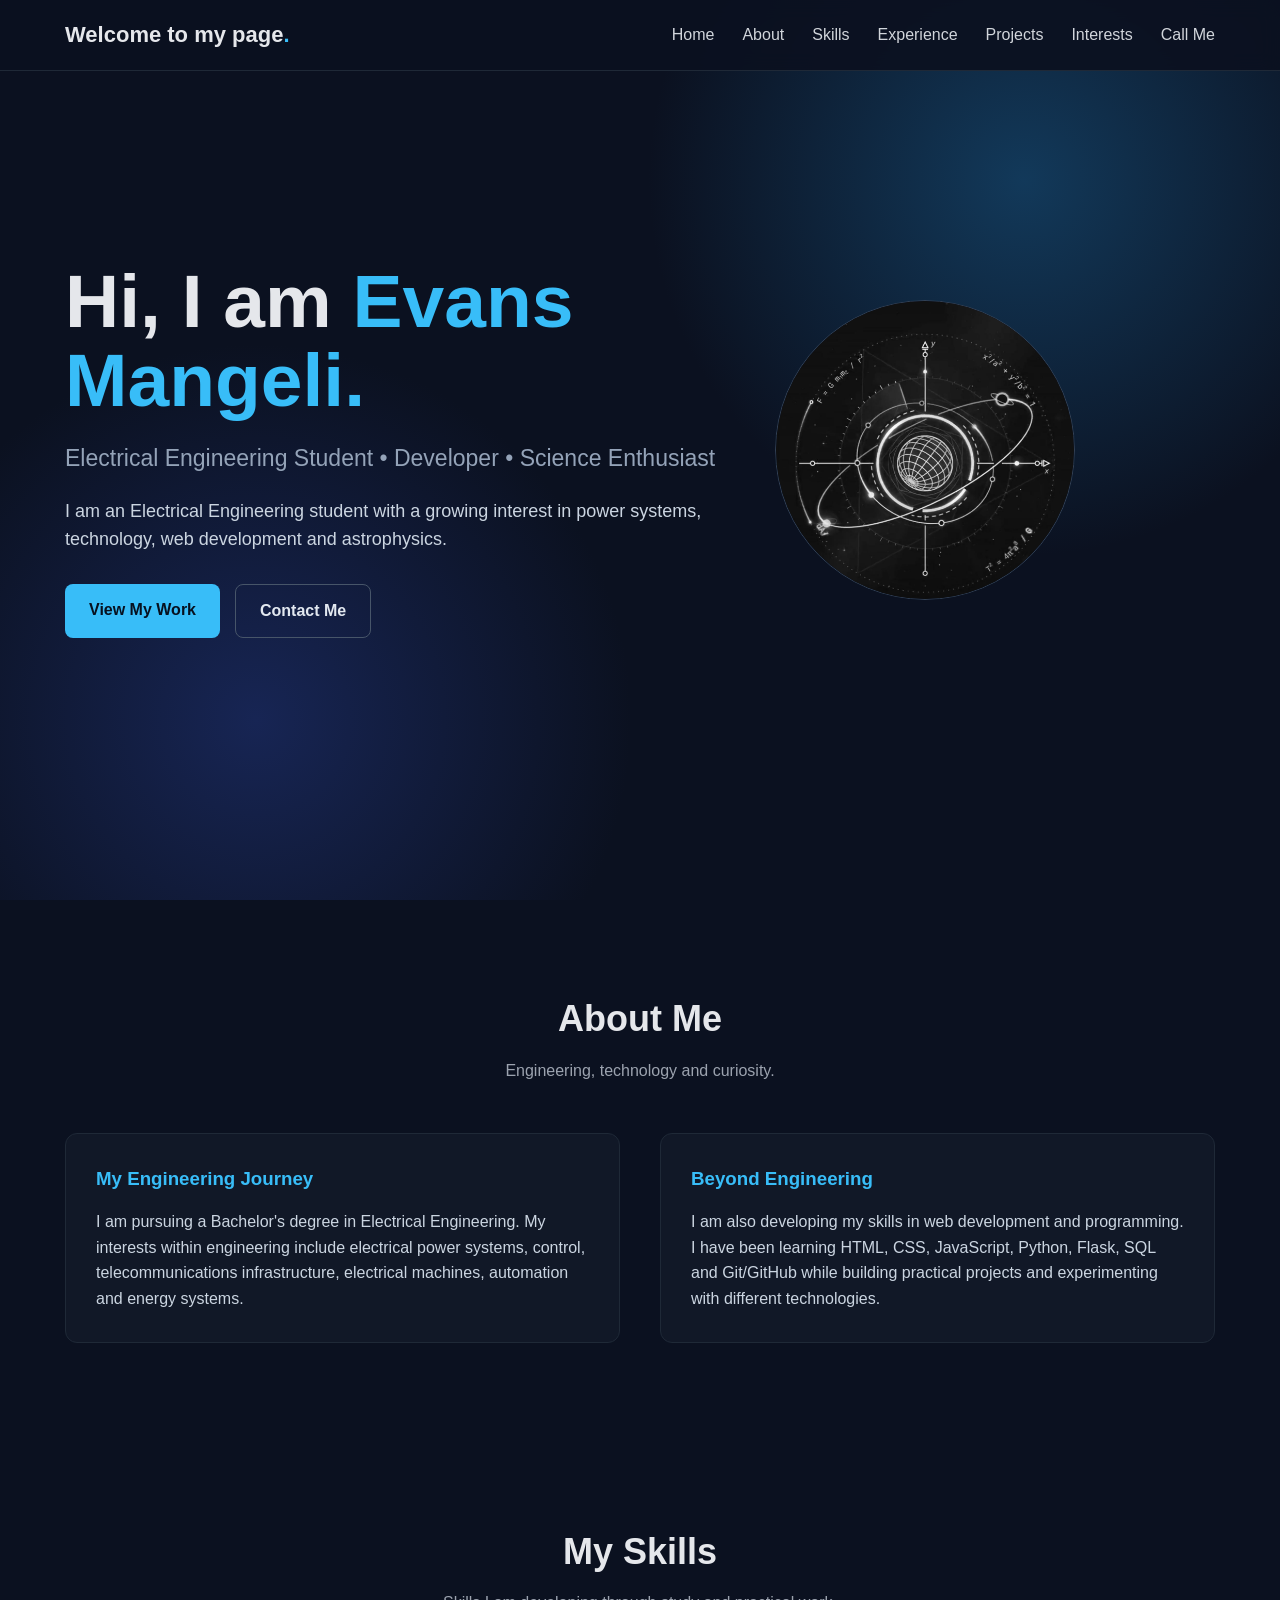
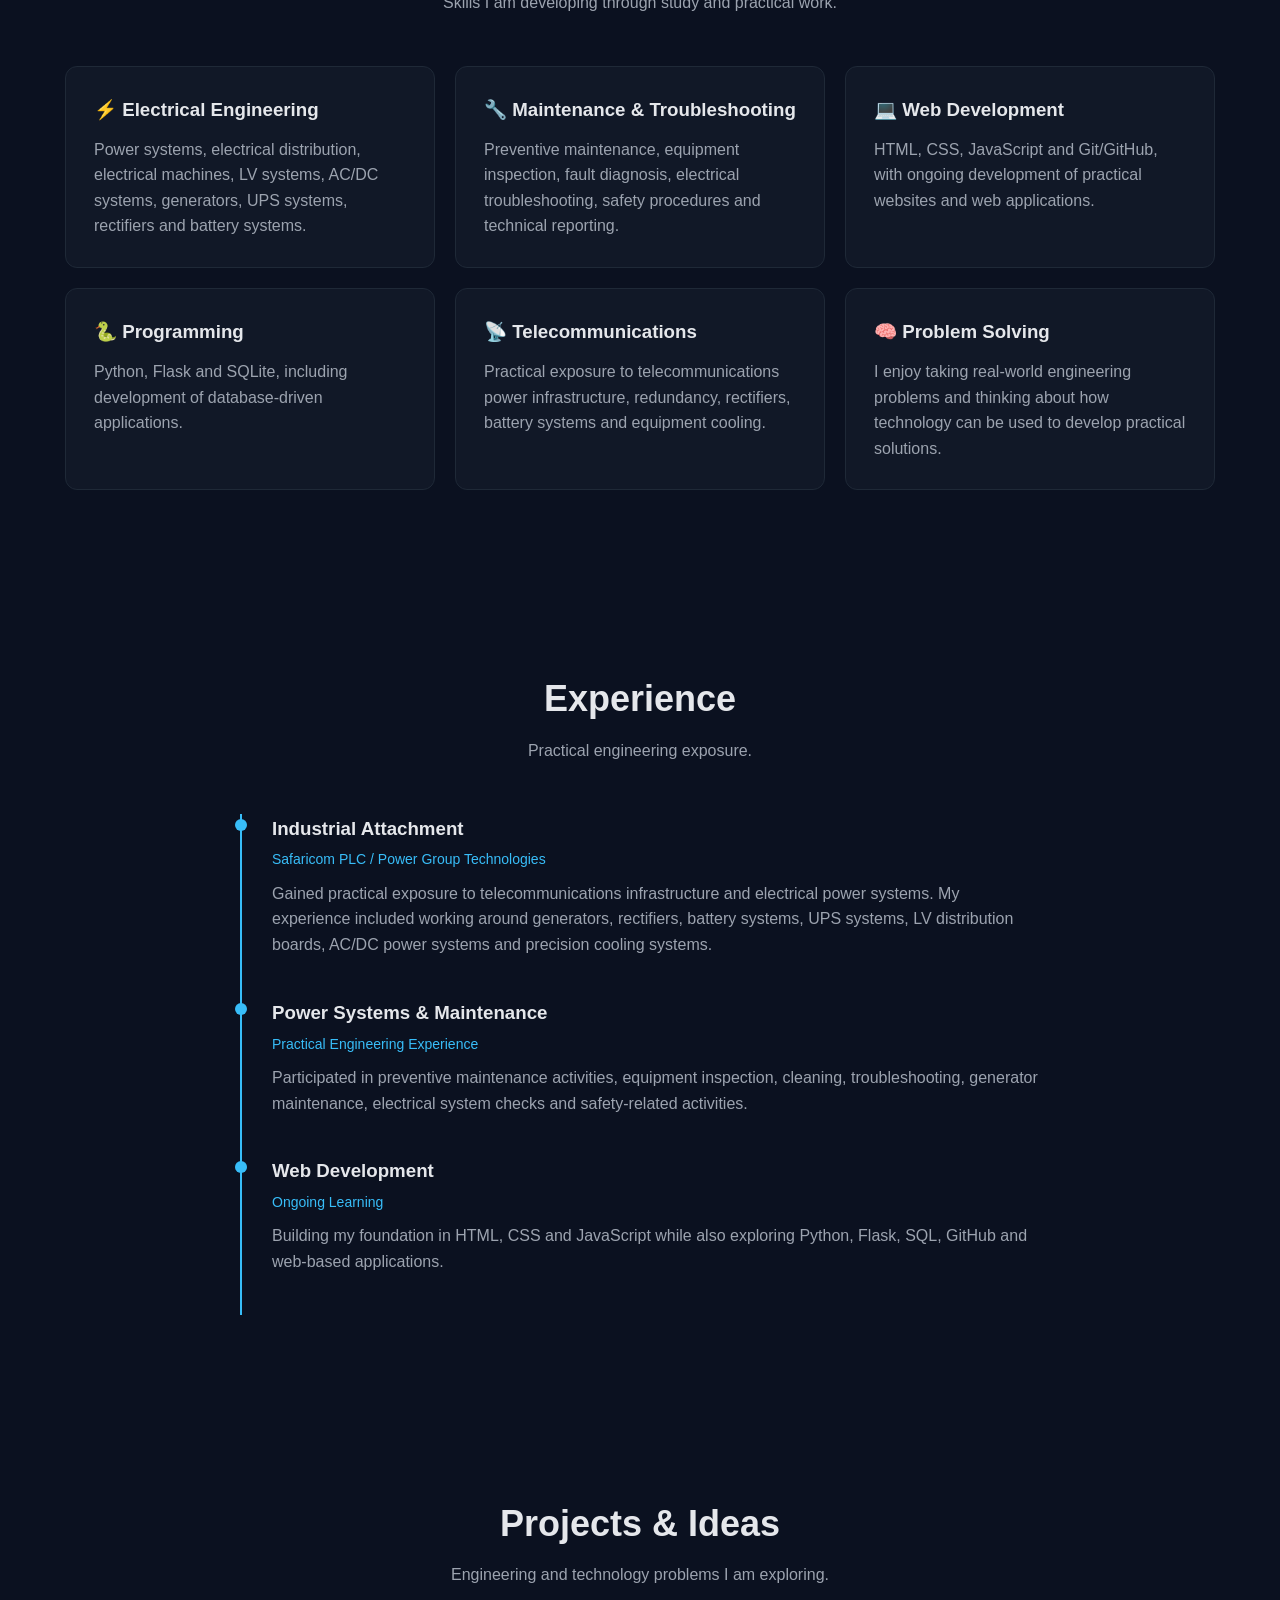
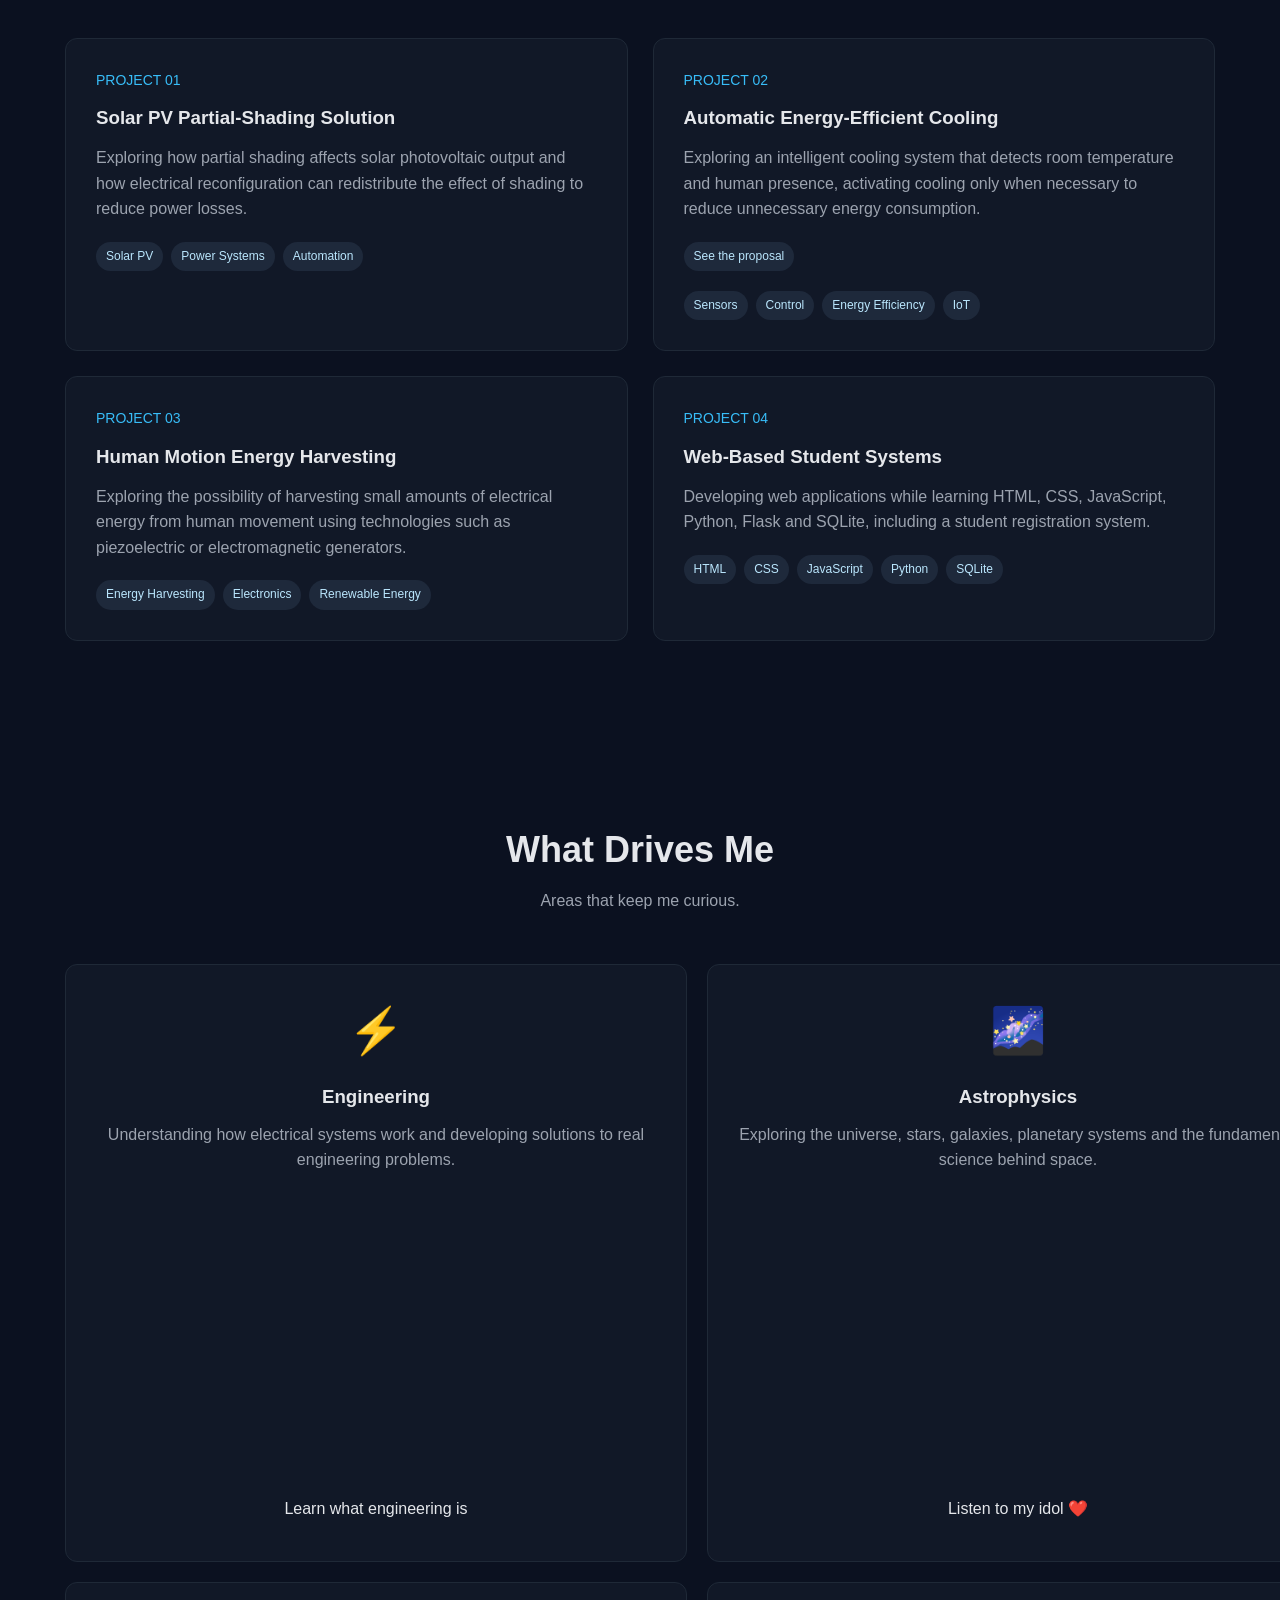
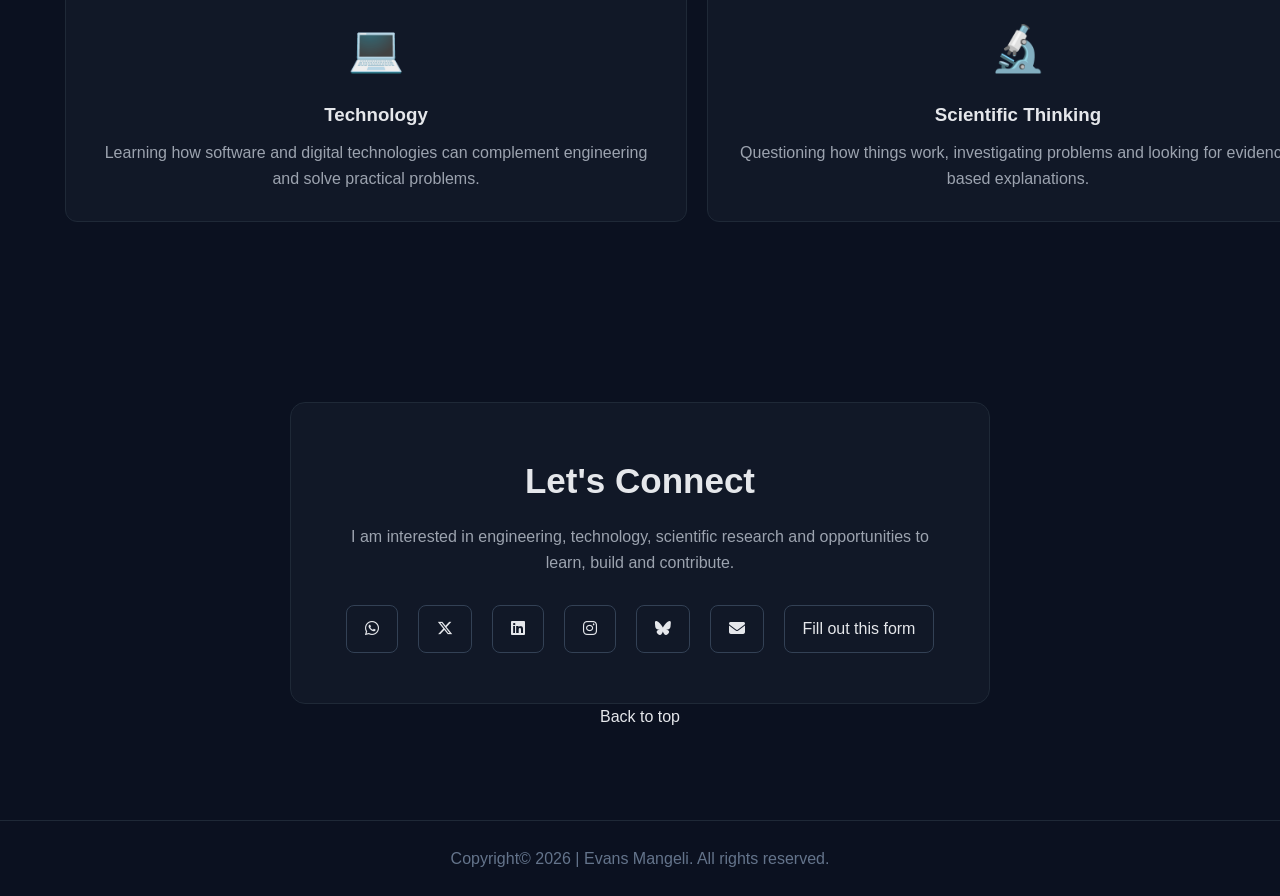
<file: index.html>
<!DOCTYPE html>
<html lang="en">
<head>
    <meta charset="UTF-8">
    <meta name="viewport" content="width=device-width, initial-scale=1.0">
    <meta name="google-site-verification" content="w7rC8QkGHCToZlNS32fI_IbXwfFmgGOvwo1kGh_yiqE" />

    <title>Evans Mangeli | Electrical Engineer & Technology Enthusiast</title>

    <meta name="description"
          content="Portfolio of Evans Mangeli, an Electrical Engineering student interested in power systems, technology, web development and astrophysics.">

    <style>
        /* =========================
           GENERAL
        ========================== */

        * {
            margin: 0;
            padding: 0;
            box-sizing: border-box;
            scroll-behavior: smooth;
        }

        body {
            font-family: Arial, Helvetica, sans-serif;
            background: #0b1120;
            color: #e5e7eb;
            line-height: 1.6;
        }

        a {
            text-decoration: none;
            color: inherit;
        }

        .container {
            width: 90%;
            max-width: 1150px;
            margin: auto;
        }

        section {
            padding: 90px 0;
        }

        .section-title {
            text-align: center;
            margin-bottom: 50px;
        }

        .section-title h2 {
            font-size: 36px;
            margin-bottom: 10px;
        }

        .section-title p {
            color: #9ca3af;
        }


        /* =========================
           NAVIGATION
        ========================== */

        header {
            position: fixed;
            top: 0;
            width: 100%;
            z-index: 1000;

            background: rgba(11, 17, 32, 0.92);
            backdrop-filter: blur(10px);

            border-bottom: 1px solid #1f2937;
        }

        nav {
            height: 70px;
            display: flex;
            align-items: center;
            justify-content: space-between;
        }

        .logo {
            font-size: 22px;
            font-weight: bold;
        }

        .logo span {
            color: #38bdf8;
        }

        .nav-links {
            display: flex;
            gap: 28px;
            list-style: none;
        }

        .nav-links a {
            color: #d1d5db;
            transition: 0.3s;
        }

        .nav-links a:hover {
            color: #38bdf8;
        }


        /* =========================
           HERO
        ========================== */

        #home {
            min-height: 100vh;

            display: flex;
            align-items: center;

            background:
                radial-gradient(circle at 80% 20%, #12395a 0%, transparent 30%),
                radial-gradient(circle at 20% 80%, #172554 0%, transparent 30%),
                #0b1120;
        }

        .hero {
            display: grid;
            grid-template-columns: 1.2fr 0.8fr;
            gap: 50px;
            align-items: center;
        }

        .hero-text h1 {
            font-size: clamp(45px, 7vw, 75px);
            line-height: 1.05;
            margin-bottom: 20px;
        }

        .hero-text h1 span {
            color: #38bdf8;
        }

        .hero-text h3 {
            color: #94a3b8;
            font-size: 23px;
            margin-bottom: 20px;
            font-weight: normal;
        }

        .hero-text p {
            color: #cbd5e1;
            max-width: 650px;
            font-size: 18px;
            margin-bottom: 30px;
        }

        .buttons {
            display: flex;
            gap: 15px;
            flex-wrap: wrap;
        }

        .btn {
            display: inline-block;
            padding: 13px 24px;
            border-radius: 8px;
            font-weight: bold;
            transition: 0.3s;
        }

        .primary {
            background: #38bdf8;
            color: #07111f;
        }

        .primary:hover {
            transform: translateY(-3px);
        }

        .secondary {
            border: 1px solid #475569;
            color: #e2e8f0;
        }

        .secondary:hover {
            border-color: #38bdf8;
            color: #38bdf8;
        }


        /* =========================
           ENGINEERING VISUAL
        ========================== */

        .hero-visual {
            width: 300px;
            height: 300px;
            display: flex;
            justify-content: center;
            border-radius: 50%;
            overflow: hidden;
        }
        .hero-visual img {
            width: 100%;
            height: 100%;
            object-fit: cover;
            border-radius: 50%;
        }
        

        .engineering-card {
            width: 300px;
            height: 300px;
            border: 1px solid #334155;
            border-radius: 50%;
            overflow: hidden;

            display: flex;
            align-items: center;
            justify-content: center;

            background: radial-gradient(circle, #102a43, #0b1120 65%);
            box-shadow: 0 0 60px rgba(56, 189, 248, 0.15);
        }

        .engineering-card img {
            width: 100%;
            height: 100%;
            object-fit: cover;
            border-radius: 50%;
        }

        .engineering-card .symbol {
            font-size: 110px;
        }


        /* =========================
           ABOUT
        ========================== */

        .about-grid {
            display: grid;
            grid-template-columns: 1fr 1fr;
            gap: 40px;
        }

        .about-card {
            background: #111827;
            border: 1px solid #1f2937;
            border-radius: 12px;
            padding: 30px;
        }

        .about-card h3 {
            margin-bottom: 15px;
            color: #38bdf8;
        }

        .about-card p {
            color: #cbd5e1;
        }


        /* =========================
           SKILLS
        ========================== */

        .skills-grid {
            display: grid;
            grid-template-columns: repeat(3, 1fr);
            gap: 20px;
        }

        .skill-card {
            background: #111827;
            border: 1px solid #1f2937;
            border-radius: 12px;
            padding: 28px;
            transition: 0.3s;
        }

        .skill-card:hover {
            transform: translateY(-5px);
            border-color: #38bdf8;
        }

        .skill-card h3 {
            margin-bottom: 12px;
        }

        .skill-card p {
            color: #9ca3af;
        }


        /* =========================
           EXPERIENCE
        ========================== */

        .timeline {
            max-width: 800px;
            margin: auto;
        }

        .timeline-item {
            border-left: 2px solid #38bdf8;
            padding: 0 0 40px 30px;
            position: relative;
        }

        .timeline-item::before {
            content: "";
            width: 12px;
            height: 12px;
            border-radius: 50%;
            background: #38bdf8;

            position: absolute;
            left: -7px;
            top: 5px;
        }

        .timeline-item h3 {
            margin-bottom: 5px;
        }

        .timeline-item .date {
            color: #38bdf8;
            font-size: 14px;
            margin-bottom: 10px;
        }

        .timeline-item p {
            color: #9ca3af;
        }


        /* =========================
           PROJECTS
        ========================== */

        .projects-grid {
            display: grid;
            grid-template-columns: repeat(2, 1fr);
            gap: 25px;
        }

        .project-card {
            background: #111827;
            border: 1px solid #1f2937;
            border-radius: 12px;
            padding: 30px;

            transition: 0.3s;
        }

        .project-card:hover {
            transform: translateY(-6px);
            border-color: #38bdf8;
        }

        .project-number {
            color: #38bdf8;
            font-size: 14px;
            margin-bottom: 12px;
        }

        .project-card h3 {
            margin-bottom: 12px;
        }

        .project-card p {
            color: #9ca3af;
        }

        .tags {
            display: flex;
            gap: 8px;
            flex-wrap: wrap;
            margin-top: 20px;
        }

        .tag {
            background: #1e293b;
            color: #bae6fd;
            padding: 5px 10px;
            border-radius: 20px;
            font-size: 12px;
        }


        /* =========================
           INTERESTS
        ========================== */

        .interest-grid {
            display: grid;
            grid-template-columns: repeat(3, 1fr);
            gap: 20px;
        }

        .interest {
            text-align: center;
            padding: 30px;
            background: #111827;
            border-radius: 12px;
            border: 1px solid #1f2937;
        }

        .interest .icon {
            font-size: 45px;
            margin-bottom: 15px;
        }

        .interest p {
            color: #9ca3af;
            margin-top: 10px;
        }


        /* =========================
           CONTACT
        ========================== */

        #contact {
            text-align: center;
        }

        .contact-box {
            max-width: 700px;
            margin: auto;
            background: #111827;
            border: 1px solid #1f2937;
            border-radius: 15px;
            padding: 50px;
        }

        .contact-box h2 {
            font-size: 35px;
            margin-bottom: 15px;
        }

        .contact-box p {
            color: #9ca3af;
            margin-bottom: 30px;
        }

        .social-links {
            display: flex;
            justify-content: center;
            gap: 20px;
            flex-wrap: wrap;
        }

        .social-links a {
            border: 1px solid #334155;
            padding: 10px 18px;
            border-radius: 8px;
            transition: 0.3s;
        }

        .social-links a:hover {
            color: #38bdf8;
            border-color: #38bdf8;
        }


        /* =========================
           FOOTER
        ========================== */

        footer {
            border-top: 1px solid #1f2937;
            padding: 25px;
            text-align: center;
            color: #64748b;
        }


        /* =========================
           MOBILE
        ========================== */

        @media (max-width: 800px) {

            .nav-links {
                display: none;
            }

            .hero {
                grid-template-columns: 1fr;
                text-align: center;
            }

            .buttons {
                justify-content: center;
            }

            .about-grid,
            .projects-grid {
                grid-template-columns: 1fr;
            }

            .skills-grid,
            .interest-grid {
                grid-template-columns: 1fr;
            }

            .hero-visual {
                order: -1;
            }

            .engineering-card {
                width: 220px;
                height: 220px;
            }

            .engineering-card .symbol {
                font-size: 75px;
            }
        }
        .space-background {
            position: fixed;
            inset: 0;
            width: 100%;
            height: 100%;
            object-fit: cover;
            z-index: -1;
        }
    </style>
    <link rel="icon" href="1782211085820.jpg" type="jpeg">
    <link rel="stylesheet" href="https://cdnjs.cloudflare.com/ajax/libs/font-awesome/6.7.2/css/all.min.css">
</head>


<body>
    

    <!-- =========================
         NAVIGATION
    ========================== -->

    <header>
        
        <div class="container">
            
            <nav>

                <div class="logo">
                    Welcome to my page<span>.</span>
                </div>

                <ul class="nav-links">
                    <li><a href="#home">Home</a></li>
                    <li><a href="#about">About</a></li>
                    <li><a href="#skills">Skills</a></li>
                    <li><a href="#experience">Experience</a></li>
                    <li><a href="#projects">Projects</a></li>
                    <li><a href="#interests">Interests</a></li>
                    <li><a href="tel: +254722110178">Call Me</a></li>
                </ul>

            </nav>
        </div>
    </header>


    <!-- =========================
         HERO
    ========================== -->

    <section id="home">

        <div class="container">
            <video class="space-background" autoplay muted loop playsinline>
                <source src="A journey into the Milky Way galaxy showing continuous rotation and looping seamlessly.mp4" type="mp4">
            </video>


            <div class="hero">

                <div class="hero-text">

                    <h1>
                        Hi, I am <span>Evans Mangeli.</span>
                    </h1>

                    <h3>
                        Electrical Engineering Student • Developer • Science Enthusiast
                    </h3>

                    <p>
                        I am an Electrical Engineering student with a growing interest in power systems,
                        technology, web development and astrophysics.
                    </p>

                    <div class="buttons">
                        <a href="#projects" class="btn primary">
                            View My Work
                        </a>

                        <a href="#contact" class="btn secondary">
                            Contact Me
                        </a>
                    </div>

                </div>


                <div class="hero-visual">
                    <div class="engineering-card">
                        <img src="Maths.jpeg" alt="My Logo">
                    </div>
                </div>

            </div>

        </div>

    </section>


    <!-- =========================
         ABOUT
    ========================== -->

    <section id="about">

        <div class="container">

            <div class="section-title">

                <h2>About Me</h2>

                <p>
                    Engineering, technology and curiosity.
                </p>

            </div>


            <div class="about-grid">

                <div class="about-card">

                    <h3>My Engineering Journey</h3>

                    <p>
                        I am pursuing a Bachelor's degree in Electrical Engineering.

                        My interests within engineering include electrical power
                        systems, control, telecommunications infrastructure,
                        electrical machines, automation and energy systems.
                    </p>

                </div>


                <div class="about-card">

                    <h3>Beyond Engineering</h3>

                    <p>
                        I am also developing my skills in web development and
                        programming. I have been learning HTML, CSS, JavaScript,
                        Python, Flask, SQL and Git/GitHub while building practical
                        projects and experimenting with different technologies.
                    </p>

                </div>

            </div>

        </div>

    </section>


    <!-- =========================
         SKILLS
    ========================== -->

    <section id="skills">

        <div class="container">

            <div class="section-title">

                <h2>My Skills</h2>

                <p>
                    Skills I am developing through study and practical work.
                </p>

            </div>


            <div class="skills-grid">

                <div class="skill-card">
                    <h3>⚡ Electrical Engineering</h3>

                    <p>
                        Power systems, electrical distribution, electrical machines,
                        LV systems, AC/DC systems, generators, UPS systems,
                        rectifiers and battery systems.
                    </p>
                </div>


                <div class="skill-card">
                    <h3>🔧 Maintenance & Troubleshooting</h3>

                    <p>
                        Preventive maintenance, equipment inspection,
                        fault diagnosis, electrical troubleshooting,
                        safety procedures and technical reporting.
                    </p>
                </div>


                <div class="skill-card">
                    <h3>💻 Web Development</h3>

                    <p>
                        HTML, CSS, JavaScript and Git/GitHub, with ongoing
                        development of practical websites and web applications.
                    </p>
                </div>


                <div class="skill-card">
                    <h3>🐍 Programming</h3>

                    <p>
                        Python, Flask and SQLite, including development of
                        database-driven applications.
                    </p>
                </div>


                <div class="skill-card">
                    <h3>📡 Telecommunications</h3>

                    <p>
                        Practical exposure to telecommunications power
                        infrastructure, redundancy, rectifiers, battery systems
                        and equipment cooling.
                    </p>
                </div>


                <div class="skill-card">
                    <h3>🧠 Problem Solving</h3>

                    <p>
                        I enjoy taking real-world engineering problems and
                        thinking about how technology can be used to develop
                        practical solutions.
                    </p>
                </div>

            </div>

        </div>

    </section>


    <!-- =========================
         EXPERIENCE
    ========================== -->

    <section id="experience">

        <div class="container">

            <div class="section-title">

                <h2>Experience</h2>

                <p>
                    Practical engineering exposure.
                </p>

            </div>


            <div class="timeline">

                <div class="timeline-item">

                    <h3>Industrial Attachment</h3>

                    <div class="date">
                        Safaricom PLC / Power Group Technologies
                    </div>

                    <p>
                        Gained practical exposure to telecommunications
                        infrastructure and electrical power systems.

                        My experience included working around generators,
                        rectifiers, battery systems, UPS systems, LV distribution
                        boards, AC/DC power systems and precision cooling systems.
                    </p>

                </div>


                <div class="timeline-item">

                    <h3>Power Systems & Maintenance</h3>

                    <div class="date">
                        Practical Engineering Experience
                    </div>

                    <p>
                        Participated in preventive maintenance activities,
                        equipment inspection, cleaning, troubleshooting,
                        generator maintenance, electrical system checks and
                        safety-related activities.
                    </p>

                </div>


                <div class="timeline-item">

                    <h3>Web Development</h3>

                    <div class="date">
                        Ongoing Learning
                    </div>

                    <p>
                        Building my foundation in HTML, CSS and JavaScript while
                        also exploring Python, Flask, SQL, GitHub and web-based
                        applications.
                    </p>

                </div>

            </div>

        </div>

    </section>


    <!-- =========================
         PROJECTS
    ========================== -->

    <section id="projects">

        <div class="container">

            <div class="section-title">

                <h2>Projects & Ideas</h2>

                <p>
                    Engineering and technology problems I am exploring.
                </p>

            </div>


            <div class="projects-grid">


                <div class="project-card">

                    <div class="project-number">
                        PROJECT 01
                    </div>

                    <h3>Solar PV Partial-Shading Solution</h3>

                    <p>
                        Exploring how partial shading affects solar photovoltaic
                        output and how electrical reconfiguration can redistribute
                        the effect of shading to reduce power losses.
                    </p>

                    <div class="tags">
                        <span class="tag">Solar PV</span>
                        <span class="tag">Power Systems</span>
                        <span class="tag">Automation</span>
                    </div>

                </div>


                <div class="project-card">

                    <div class="project-number">
                        PROJECT 02
                    </div>

                    <h3>Automatic Energy-Efficient Cooling</h3>

                    <p>
                        Exploring an intelligent cooling system that detects room
                        temperature and human presence, activating cooling only
                        when necessary to reduce unnecessary energy consumption.
                        <p> 
                            <div class="tags"><span class="tag"><a href="Evans R Proposal (3).docx">See the proposal</a></span></div>
                        </p>
                    </p>

                    <div class="tags">
                        <span class="tag">Sensors</span>
                        <span class="tag">Control</span>
                        <span class="tag">Energy Efficiency</span>
                        <span class="tag">IoT</span>
                    </div>

                </div>


                <div class="project-card">

                    <div class="project-number">
                        PROJECT 03
                    </div>

                    <h3>Human Motion Energy Harvesting</h3>

                    <p>
                        Exploring the possibility of harvesting small amounts of
                        electrical energy from human movement using technologies
                        such as piezoelectric or electromagnetic generators.
                    </p>

                    <div class="tags">
                        <span class="tag">Energy Harvesting</span>
                        <span class="tag">Electronics</span>
                        <span class="tag">Renewable Energy</span>
                    </div>

                </div>


                <div class="project-card">

                    <div class="project-number">
                        PROJECT 04
                    </div>

                    <h3>Web-Based Student Systems</h3>

                    <p>
                        Developing web applications while learning HTML, CSS,
                        JavaScript, Python, Flask and SQLite, including a
                        student registration system.
                    </p>

                    <div class="tags">
                        <span class="tag">HTML</span>
                        <span class="tag">CSS</span>
                        <span class="tag">JavaScript</span>
                        <span class="tag">Python</span>
                        <span class="tag">SQLite</span>
                    </div>

                </div>


            </div>

        </div>

    </section>


    <!-- =========================
         INTERESTS
    ========================== -->

    <section id="interests">

        <div class="container">

            <div class="section-title">

                <h2>What Drives Me</h2>

                <p>
                    Areas that keep me curious.
                </p>

            </div>


            <div class="interest-grid">


                <div class="interest">

                    <div class="icon">⚡</div>

                    <h3>Engineering</h3>

                    <p>
                        Understanding how electrical systems work and
                        developing solutions to real engineering problems.
                        <div class="video">
                            <iframe width="560" height="315" src="https://www.youtube.com/embed/btGYcizV0iI?si=P6MO7nj-LQK245ut" title="YouTube video player" frameborder="0" allow="accelerometer; autoplay; clipboard-write; encrypted-media; gyroscope; picture-in-picture; web-share" referrerpolicy="strict-origin-when-cross-origin" allowfullscreen></iframe>
                        </div>
                    <span>Learn what engineering is</span>
                    </p>

                </div>


                <div class="interest">

                    <div class="icon">🌌</div>

                    <h3>Astrophysics</h3>

                    <p>
                        Exploring the universe, stars, galaxies, planetary
                        systems and the fundamental science behind space.
                        <div class="video">
                                <iframe width="560" height="315" src="https://www.youtube.com/embed/8Cb3G53xsZE?si=ZEhjU7T-Uwq2a52V" title="YouTube video player" frameborder="0" allow="accelerometer; autoplay; clipboard-write; encrypted-media; gyroscope; picture-in-picture; web-share" referrerpolicy="strict-origin-when-cross-origin" allowfullscreen></iframe>
                            <span>Listen to my idol ❤️</span>
                        </div>
                    </p>

                </div>


                <div class="interest">

                    <div class="icon">🚀</div>

                    <h3>Space Exploration</h3>

                    <p>
                        Inspired by humanity's exploration of the Moon,
                        Mars and beyond, and fascinated by missions such as
                        Apollo, Voyager and Artemis.
                        <div class="video">
                            <iframe width="560" height="315" src="https://www.youtube.com/embed/hh7wfElw4g0?si=22OTJSEGtt89U9cY" title="YouTube video player" frameborder="0" allow="accelerometer; autoplay; clipboard-write; encrypted-media; gyroscope; picture-in-picture; web-share" referrerpolicy="strict-origin-when-cross-origin" allowfullscreen></iframe>
                            <span>Learn more about the Voyager I</span>
                        </div>
                    </p>

                </div>


                <div class="interest">

                    <div class="icon">💻</div>

                    <h3>Technology</h3>

                    <p>
                        Learning how software and digital technologies can
                        complement engineering and solve practical problems.
                    </p>

                </div>


                <div class="interest">

                    <div class="icon">🔬</div>

                    <h3>Scientific Thinking</h3>

                    <p>
                        Questioning how things work, investigating problems
                        and looking for evidence-based explanations.
                    </p>

                </div>


                <div class="interest">

                    <div class="icon">🌍</div>

                    <h3>Innovation</h3>

                    <p>
                        Interested in ideas that can transform engineering
                        concepts into useful real-world solutions.
                    </p>

                </div>

            </div>

        </div>

    </section>


    <!-- =========================
         CONTACT
    ========================== -->

    <section id="contact">

        <div class="container">

            <div class="contact-box">

                <h2>Let's Connect</h2>

                <p>
                    I am interested in engineering, technology, scientific
                    research and opportunities to learn, build and contribute.
                </p>


                <div class="social-links">

                    <a href="https://wa.me/254722110178" aria-label="WhatsApp" target="_blank">
                        <i  class="fa-brands fa-whatsapp"></i>
                    </a>

                    <a href="https://x.com/evansmangeli"
                       aria-label="X (formerly Twitter)"
                       target="_blank">
                        <i class="fa-brands fa-x-twitter"></i>
                    </a>

                    <a href="https://www.linkedin.com/in/eng-evans-mangeli-0377962a7?utm_source=share_via&utm_content=profile&utm_medium=member_ios"
                       aria-label="LinkedIn"
                       target="_blank">
                        <i class="fa-brands fa-linkedin"></i>
                    </a>
                    <a href="https://www.instagram.com/evansmangeli"
                       aria-label="Instagram"
                       target="_blank">
                        <i class="fa-brands fa-instagram"></i>
                    </a>
                    <a href="https://bsky.app/profile/mangeli.bsky.social"
                       aria-label="Bluesky"
                       target="_blank">
                        <i class="fa-brands fa-bluesky"></i>
                    </a>

                    <!-- Replace this with your actual email -->
                    <a href="mailto:mangelievans@yahoo.com.com" aria-label="Email">
                        <i class="fa-solid fa-envelope"></i>
                    </a>
                    
                    <a href="form.html">Fill out this form</a>
                    
                </div>

            </div>

        </div>
        <a href="/">Back to top</a>

    </section>


    <!-- =========================
         FOOTER
    ========================== -->

    <footer>

        <p>
            Copyright© <span id="year"></span> | Evans Mangeli. All rights reserved.
            
        </p>

    </footer>
    


    <!-- =========================
         JAVASCRIPT
    ========================== -->

    <script>

        // Automatically display the current year
        document.getElementById("year").textContent =
            new Date().getFullYear();

    </script>

</body>
</html>
</file>
